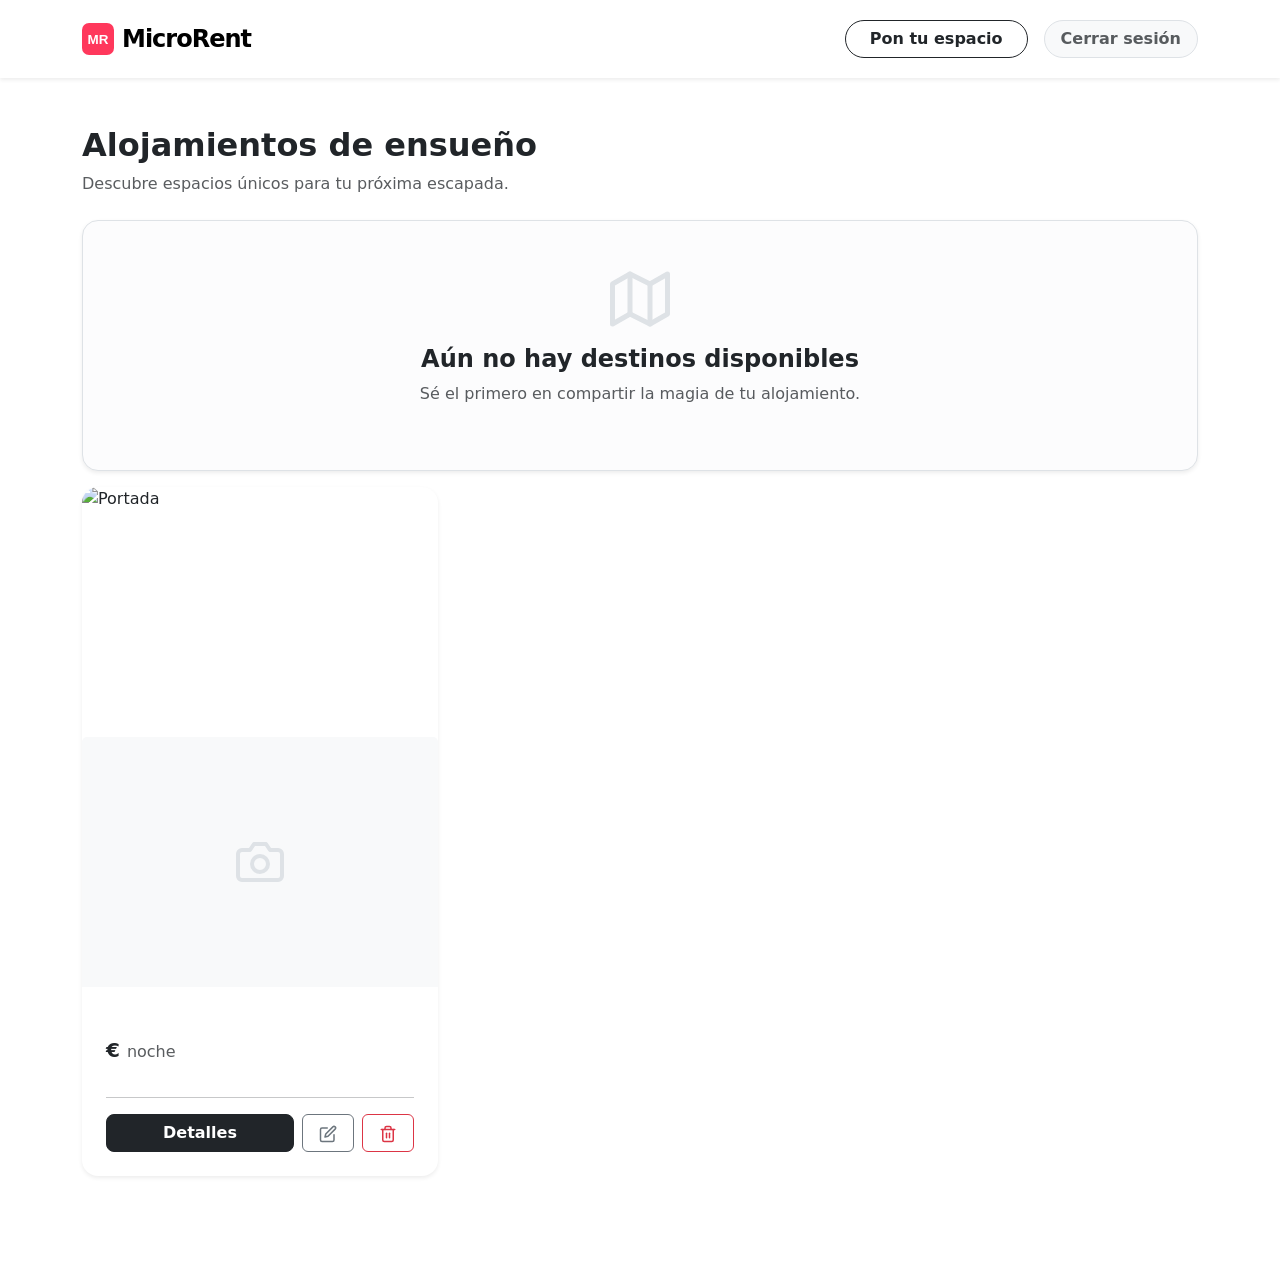
<file: src/main/resources/templates/index.html>
<!DOCTYPE html>
<html xmlns:th="http://www.thymeleaf.org">
<head>
    <meta charset="UTF-8">
    <title>MicroRent - Alojamientos únicos</title>
    <link href="https://cdn.jsdelivr.net/npm/bootstrap@5.3.0/dist/css/bootstrap.min.css" rel="stylesheet">
    <link rel="stylesheet" th:href="@{/css/style.css}">
</head>
<body>

<nav class="navbar navbar-expand-lg navbar-light bg-white shadow-sm sticky-top mb-5 py-3">
    <div class="container">
        <a class="navbar-brand fw-bold fs-4 text-brand d-flex align-items-center gap-2" th:href="@{/}">
            <svg width="32" height="32" viewBox="0 0 100 100" xmlns="http://www.w3.org/2000/svg">
                <rect width="100" height="100" rx="22" fill="#ff385c" />
                <text x="50%" y="54%" dominant-baseline="middle" text-anchor="middle" fill="white" font-family="'Inter', sans-serif" font-weight="800" font-size="42">MR</text>
            </svg>
            <span style="letter-spacing: -1px;">MicroRent</span>
        </a>
        <div class="d-flex align-items-center gap-3">
            <a th:href="@{/nuevo}" class="btn btn-outline-dark fw-bold rounded-pill px-4 d-none d-sm-block">Pon tu espacio</a>
            <form th:action="@{/logout}" method="post" class="m-0">
                <button type="submit" class="btn btn-light border text-muted rounded-pill px-3 fw-bold small">Cerrar sesión</button>
            </form>
        </div>
    </div>
</nav>

<div class="container pb-5">
    <div class="mb-4">
        <h2 class="fw-bold">Alojamientos de ensueño</h2>
        <p class="text-muted">Descubre espacios únicos para tu próxima escapada.</p>
    </div>

    <!-- Alerta sin alojamientos -->
    <div th:if="${alojamientos.isEmpty()}" class="alert alert-light text-center p-5 shadow-sm rounded-4 border">
        <svg width="60" height="60" viewBox="0 0 24 24" fill="none" stroke="#dee2e6" stroke-width="2" stroke-linecap="round" stroke-linejoin="round" class="mb-3">
            <polygon points="1 6 1 22 8 18 16 22 23 18 23 2 16 6 8 2 1 6"></polygon>
            <line x1="8" y1="2" x2="8" y2="18"></line>
            <line x1="16" y1="6" x2="16" y2="22"></line>
        </svg>
        <h4 class="fw-bold text-dark">Aún no hay destinos disponibles</h4>
        <p class="text-muted">Sé el primero en compartir la magia de tu alojamiento.</p>
    </div>

    <div class="row">
        <div class="col-md-4 mb-5" th:each="acc : ${alojamientos}">
            <div class="card h-100 shadow-sm card-alojamiento border-0" style="border-radius: 16px; overflow: hidden;">
                <img th:if="${acc.imagenPortada != null and !acc.imagenPortada.isEmpty()}"
                     th:src="${acc.imagenPortada}"
                     class="card-img-top" alt="Portada" style="height: 250px; object-fit: cover;">

                <div th:unless="${acc.imagenPortada != null and !acc.imagenPortada.isEmpty()}"
                     class="card-img-top bg-light d-flex justify-content-center align-items-center" style="height: 250px;">
                    <svg width="48" height="48" viewBox="0 0 24 24" fill="none" stroke="#dee2e6" stroke-width="2" stroke-linecap="round" stroke-linejoin="round"><path d="M23 19a2 2 0 0 1-2 2H3a2 2 0 0 1-2-2V8a2 2 0 0 1 2-2h4l2-3h6l2 3h4a2 2 0 0 1 2 2z"></path><circle cx="12" cy="13" r="4"></circle></svg>
                </div>

                <div class="card-body d-flex flex-column p-4">
                    <h5 class="card-title fw-bold text-truncate" th:text="${acc.titulo}"></h5>
                    <p class="card-text text-muted mb-3 small" th:text="${acc.ubicacion}"></p>
                    <p class="card-text fs-5 mt-auto fw-bold"><span th:text="${acc.precioPorNoche}"></span>€ <small class="text-muted fw-normal fs-6">noche</small></p>
                    <hr class="opacity-25">
                    <div class="d-flex gap-2">
                        <a th:href="@{/{id}(id=${acc.id})}" class="btn btn-dark w-100 fw-bold rounded-3">Detalles</a>
                        <a th:href="@{/editar/{id}(id=${acc.id})}" class="btn btn-outline-secondary px-3" title="Editar">
                            <svg width="18" height="18" viewBox="0 0 24 24" fill="none" stroke="currentColor" stroke-width="2" stroke-linecap="round" stroke-linejoin="round"><path d="M11 4H4a2 2 0 0 0-2 2v14a2 2 0 0 0 2 2h14a2 2 0 0 0 2-2v-7"></path><path d="M18.5 2.5a2.121 2.121 0 0 1 3 3L12 15l-4 1 1-4 9.5-9.5z"></path></svg>
                        </a>
                        <form th:action="@{/borrar/{id}(id=${acc.id})}" method="post" class="m-0">
                            <button type="submit" class="btn btn-outline-danger px-3" title="Borrar" onclick="return confirm('¿Seguro que quieres borrarlo?');">
                                <svg width="18" height="18" viewBox="0 0 24 24" fill="none" stroke="currentColor" stroke-width="2" stroke-linecap="round" stroke-linejoin="round"><polyline points="3 6 5 6 21 6"></polyline><path d="M19 6v14a2 2 0 0 1-2 2H7a2 2 0 0 1-2-2V6m3 0V4a2 2 0 0 1 2-2h4a2 2 0 0 1 2 2v2"></path><line x1="10" y1="11" x2="10" y2="17"></line><line x1="14" y1="11" x2="14" y2="17"></line></svg>
                            </button>
                        </form>
                    </div>
                </div>
            </div>
        </div>
    </div>
</div>

<script src="https://cdn.jsdelivr.net/npm/bootstrap@5.3.0/dist/js/bootstrap.bundle.min.js"></script>
</body>
</html>
</file>
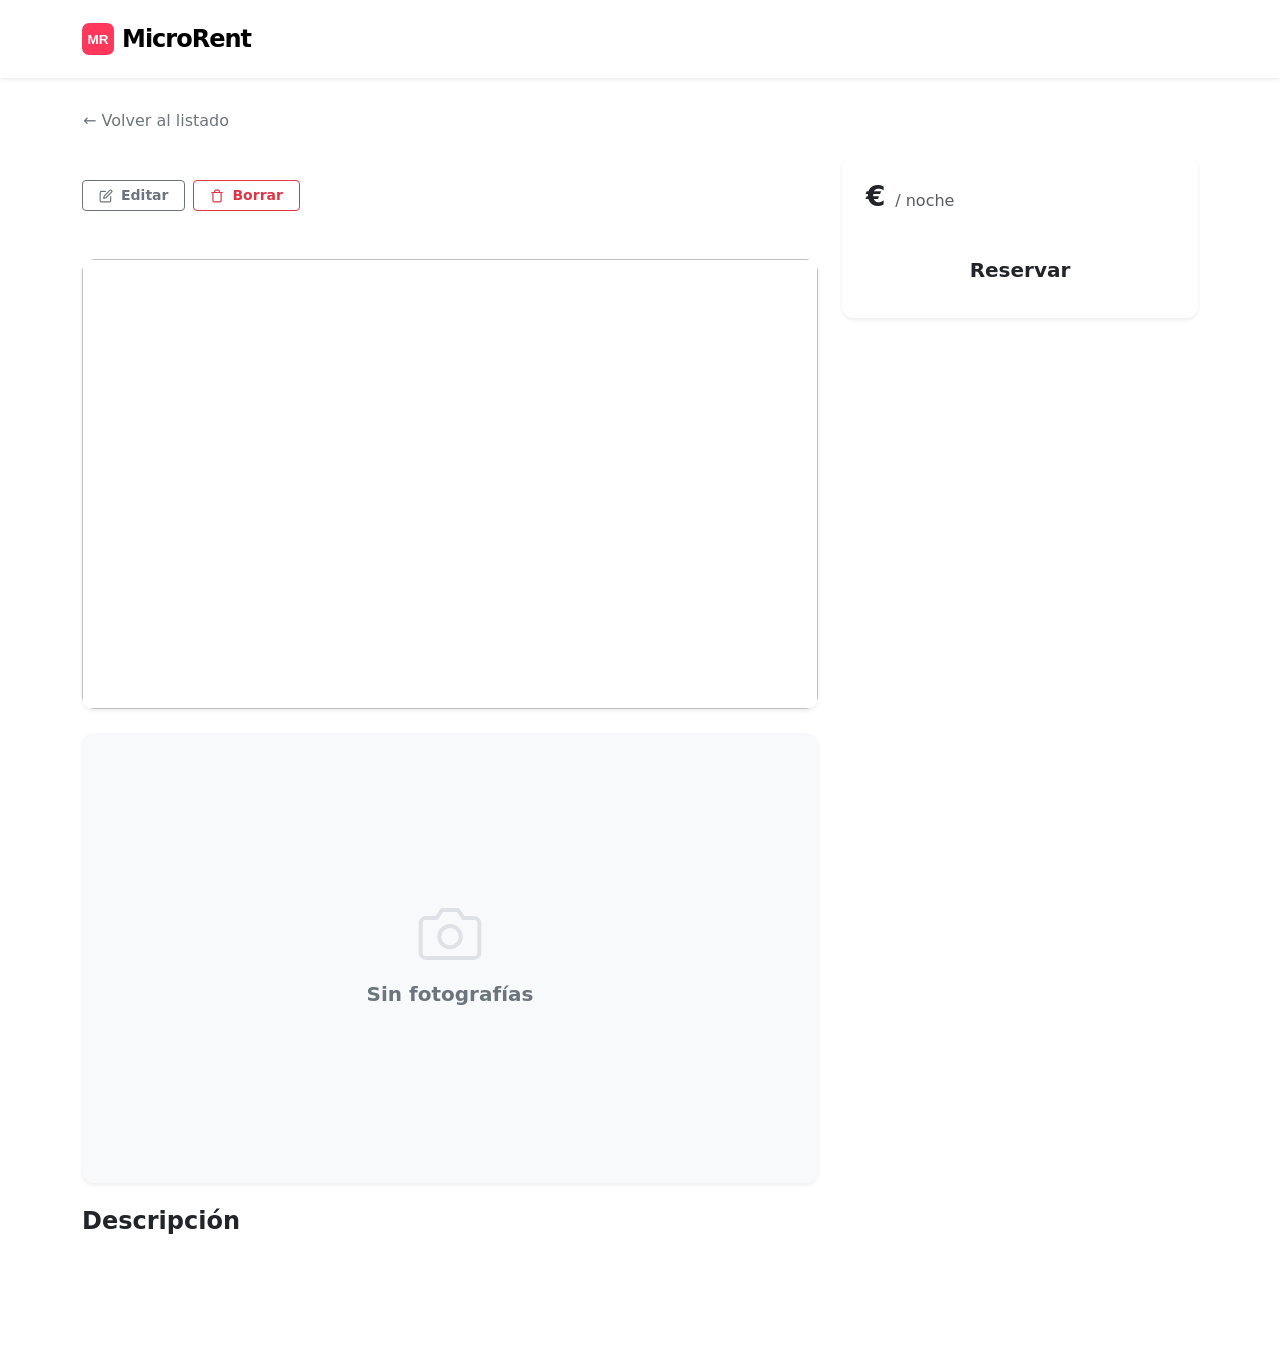
<file: src/main/resources/templates/detalles.html>
<!DOCTYPE html>
<html xmlns:th="http://www.thymeleaf.org">
<head>
    <meta charset="UTF-8">
    <title>Detalles - MicroRent</title>
    <link href="https://cdn.jsdelivr.net/npm/bootstrap@5.3.0/dist/css/bootstrap.min.css" rel="stylesheet">
    <link rel="stylesheet" th:href="@{/css/style.css}">
    <style>.carousel-item img, .imagen-estatica { height: 450px; object-fit: cover; border-radius: 12px; }</style>
</head>
<body>

<nav class="navbar navbar-expand-lg navbar-light bg-white shadow-sm sticky-top mb-4 py-3">
    <div class="container">
        <a class="navbar-brand fw-bold fs-4 text-brand d-flex align-items-center gap-2" th:href="@{/}">
            <svg width="32" height="32" viewBox="0 0 100 100" xmlns="http://www.w3.org/2000/svg">
                <rect width="100" height="100" rx="22" fill="#ff385c" />
                <text x="50%" y="54%" dominant-baseline="middle" text-anchor="middle" fill="white" font-family="'Inter', sans-serif" font-weight="800" font-size="42">MR</text>
            </svg>
            <span style="letter-spacing: -1px;">MicroRent</span>
        </a>
    </div>
</nav>

<div class="container mb-5 pb-5">
    <a th:href="@{/}" class="btn btn-link text-decoration-none text-secondary mb-3 px-0 fw-medium">← Volver al listado</a>

    <div class="row">
        <div class="col-lg-8">
            <h1 class="fw-bold mb-1" th:text="${alojamiento.titulo}"></h1>
            <p class="text-muted fs-5 mb-4" th:text="${alojamiento.ubicacion} + ' • Alojamiento entero'"></p>

            <div class="d-flex gap-2 mb-4">
                <a th:href="@{/editar/{id}(id=${alojamiento.id})}" class="btn btn-outline-secondary btn-sm fw-bold px-3 d-flex align-items-center gap-2">
                    <svg width="14" height="14" viewBox="0 0 24 24" fill="none" stroke="currentColor" stroke-width="2" stroke-linecap="round" stroke-linejoin="round"><path d="M11 4H4a2 2 0 0 0-2 2v14a2 2 0 0 0 2 2h14a2 2 0 0 0 2-2v-7"></path><path d="M18.5 2.5a2.121 2.121 0 0 1 3 3L12 15l-4 1 1-4 9.5-9.5z"></path></svg>
                    Editar
                </a>
                <form th:action="@{/borrar/{id}(id=${alojamiento.id})}" method="post" class="m-0">
                    <button type="submit" class="btn btn-outline-danger btn-sm fw-bold px-3 d-flex align-items-center gap-2" onclick="return confirm('¿Seguro?');">
                        <svg width="14" height="14" viewBox="0 0 24 24" fill="none" stroke="currentColor" stroke-width="2" stroke-linecap="round" stroke-linejoin="round"><polyline points="3 6 5 6 21 6"></polyline><path d="M19 6v14a2 2 0 0 1-2 2H7a2 2 0 0 1-2-2V6m3 0V4a2 2 0 0 1 2-2h4a2 2 0 0 1 2 2v2"></path></svg>
                        Borrar
                    </button>
                </form>
            </div>

            <!-- Galería con carrusel -->
            <div th:if="${alojamiento.imagenes != null and !alojamiento.imagenes.isEmpty()}" id="carouselMR" class="carousel slide shadow-sm mb-4" data-bs-ride="carousel">
                <div class="carousel-inner" style="border-radius: 12px;">
                    <div th:each="foto, iterStat : ${alojamiento.imagenes}" th:class="${iterStat.first} ? 'carousel-item active' : 'carousel-item'">
                        <img th:src="${foto}" class="d-block w-100">
                    </div>
                </div>
                <button class="carousel-control-prev" type="button" data-bs-target="#carouselMR" data-bs-slide="prev"><span class="carousel-control-prev-icon"></span></button>
                <button class="carousel-control-next" type="button" data-bs-target="#carouselMR" data-bs-slide="next"><span class="carousel-control-next-icon"></span></button>
            </div>

            <div th:if="${(alojamiento.imagenes == null or alojamiento.imagenes.isEmpty()) and (alojamiento.imagenPortada != null and !alojamiento.imagenPortada.isEmpty())}" class="mb-4 shadow-sm" style="border-radius: 12px; overflow: hidden;">
                <img th:src="${alojamiento.imagenPortada}" class="d-block w-100 imagen-estatica">
            </div>

            <div th:if="${(alojamiento.imagenes == null or alojamiento.imagenes.isEmpty()) and (alojamiento.imagenPortada == null or alojamiento.imagenPortada.isEmpty())}" class="bg-light text-center text-secondary shadow-sm mb-4 d-flex flex-column justify-content-center align-items-center" style="height: 450px; border-radius: 12px;">
                <svg width="64" height="64" viewBox="0 0 24 24" fill="none" stroke="#dee2e6" stroke-width="1.5" stroke-linecap="round" stroke-linejoin="round" class="mb-3"><path d="M23 19a2 2 0 0 1-2 2H3a2 2 0 0 1-2-2V8a2 2 0 0 1 2-2h4l2-3h6l2 3h4a2 2 0 0 1 2 2z"></path><circle cx="12" cy="13" r="4"></circle></svg>
                <h5 class="fw-bold">Sin fotografías</h5>
            </div>

            <h4 class="fw-bold mt-4 mb-3">Descripción</h4>
            <p class="fs-6" style="white-space: pre-wrap; line-height: 1.6;" th:text="${alojamiento.descripcion}"></p>
        </div>

        <div class="col-lg-4 mt-4 mt-lg-0">
            <div class="card shadow-sm border-0 p-4 sticky-top" style="top: 100px; border-radius: 12px;">
                <h3 class="fw-bold mb-3"><span th:text="${alojamiento.precioPorNoche}"></span>€ <small class="text-muted fw-normal fs-6">/ noche</small></h3>
                <button class="btn btn-brand btn-lg w-100 mt-3 fw-bold">Reservar</button>
            </div>
        </div>
    </div>
</div>

<script src="https://cdn.jsdelivr.net/npm/bootstrap@5.3.0/dist/js/bootstrap.bundle.min.js"></script>
</body>
</html>
</file>
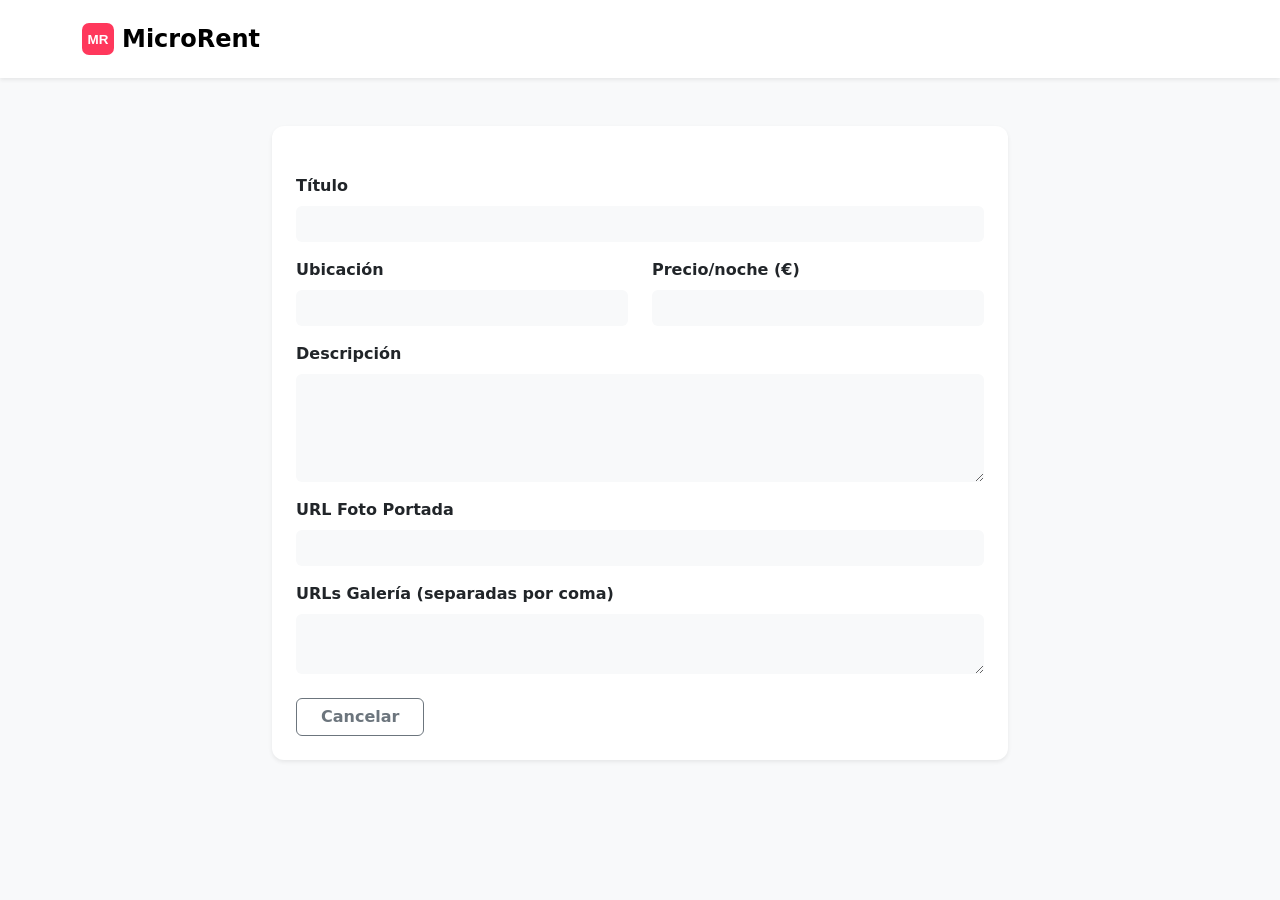
<file: src/main/resources/templates/formulario.html>
<!DOCTYPE html>
<html xmlns:th="http://www.thymeleaf.org">
<head>
    <meta charset="UTF-8">
    <title>Formulario - MicroRent</title>
    <link href="https://cdn.jsdelivr.net/npm/bootstrap@5.3.0/dist/css/bootstrap.min.css" rel="stylesheet">
    <link rel="stylesheet" th:href="@{/css/style.css}">
</head>
<body class="bg-light">

<nav class="navbar navbar-expand-lg navbar-light bg-white shadow-sm sticky-top mb-5 py-3">
    <div class="container">
        <a class="navbar-brand fw-bold fs-4 text-brand d-flex align-items-center gap-2" th:href="@{/}">
            <svg width="32" height="32" viewBox="0 0 100 100" xmlns="http://www.w3.org/2000/svg">
                <rect width="100" height="100" rx="22" fill="#ff385c" />
                <text x="50%" y="54%" dominant-baseline="middle" text-anchor="middle" fill="white" font-family="'Inter', sans-serif" font-weight="800" font-size="42">MR</text>
            </svg>
            <span>MicroRent</span>
        </a>
    </div>
</nav>

<div class="container pb-5">
    <div class="row justify-content-center">
        <div class="col-md-8">
            <div class="card shadow-sm border-0 p-4" style="border-radius: 12px;">
                <h3 class="mb-4 fw-bold text-dark" th:text="${alojamiento.id == null ? 'Publicar nuevo espacio' : 'Editar espacio'}"></h3>
                <form th:action="@{/}" th:object="${alojamiento}" method="post">
                    <input type="hidden" th:field="*{id}">
                    <div class="mb-3"><label class="form-label fw-bold">Título</label><input type="text" th:field="*{titulo}" class="form-control bg-light border-0" required></div>
                    <div class="row mb-3">
                        <div class="col-md-6"><label class="form-label fw-bold">Ubicación</label><input type="text" th:field="*{ubicacion}" class="form-control bg-light border-0" required></div>
                        <div class="col-md-6"><label class="form-label fw-bold">Precio/noche (€)</label><input type="number" step="0.01" th:field="*{precioPorNoche}" class="form-control bg-light border-0" required></div>
                    </div>
                    <div class="mb-3"><label class="form-label fw-bold">Descripción</label><textarea th:field="*{descripcion}" class="form-control bg-light border-0" rows="4" required></textarea></div>
                    <div class="mb-3"><label class="form-label fw-bold">URL Foto Portada</label><input type="text" th:field="*{imagenPortada}" class="form-control bg-light border-0"></div>
                    <div class="mb-4"><label class="form-label fw-bold">URLs Galería (separadas por coma)</label><textarea th:field="*{imagenes}" class="form-control bg-light border-0" rows="2"></textarea></div>
                    <div class="d-flex justify-content-between mt-4">
                        <a th:href="@{/}" class="btn btn-outline-secondary px-4 fw-bold">Cancelar</a>
                        <button type="submit" class="btn btn-brand px-5 fw-bold" th:text="${alojamiento.id == null ? 'Publicar' : 'Actualizar'}"></button>
                    </div>
                </form>
            </div>
        </div>
    </div>
</div>
</body>
</html>
</file>
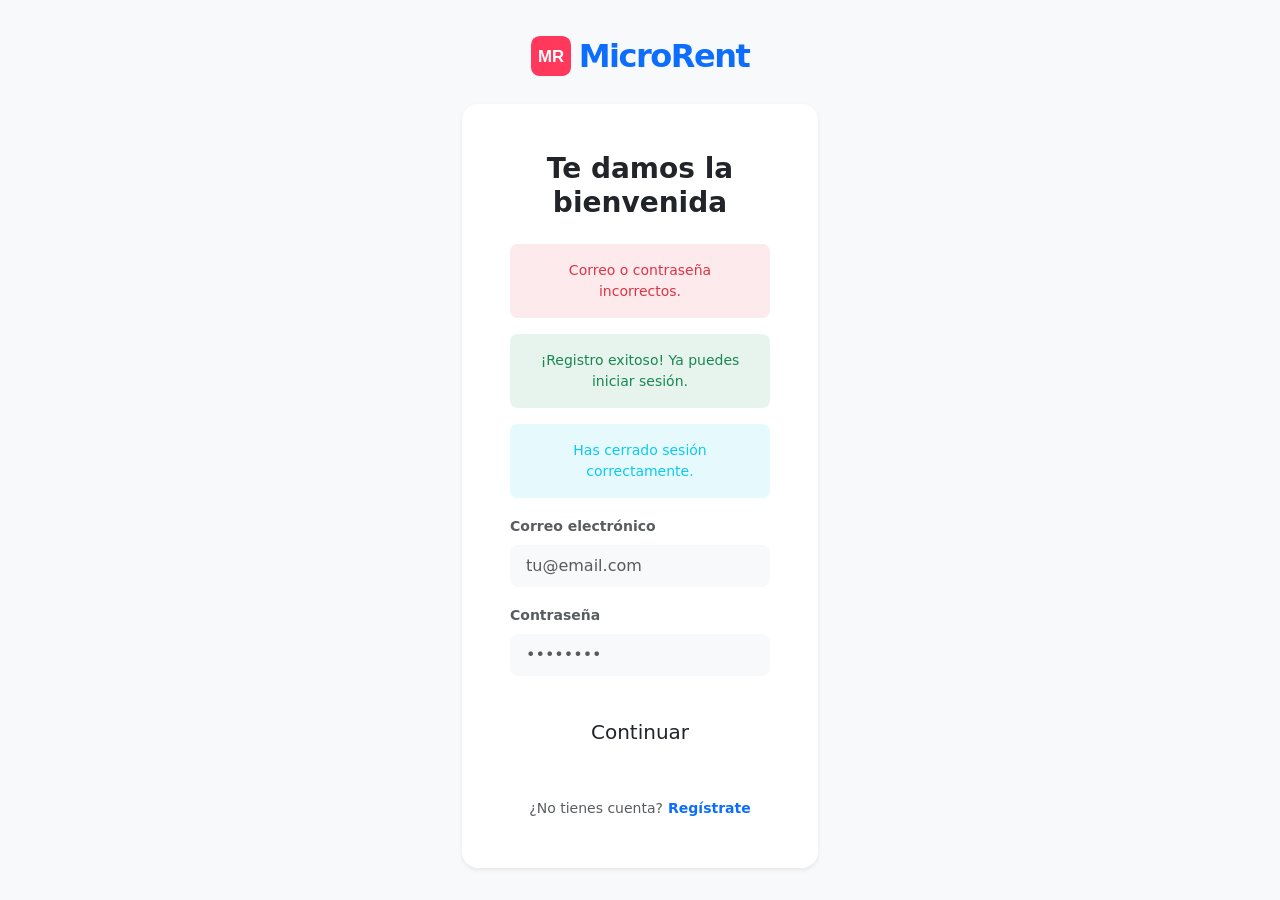
<file: src/main/resources/templates/login.html>
<!DOCTYPE html>
<html xmlns:th="http://www.thymeleaf.org">
<head>
    <meta charset="UTF-8">
    <title>Iniciar Sesión - MicroRent</title>
    <link href="https://cdn.jsdelivr.net/npm/bootstrap@5.3.0/dist/css/bootstrap.min.css" rel="stylesheet">
    <link rel="stylesheet" th:href="@{/css/style.css}">
    <style>body { background-color: #f8f9fa; } .login-card { border-radius: 16px; border: none; }</style>
</head>
<body class="d-flex align-items-center justify-content-center vh-100">

<div class="container">
    <div class="row justify-content-center">
        <div class="col-md-5 col-lg-4">

            <div class="text-center mb-4">
                <a class="text-decoration-none fw-bold fs-2 text-brand d-flex align-items-center justify-content-center gap-2" th:href="@{/login}">
                    <svg width="40" height="40" viewBox="0 0 100 100" xmlns="http://www.w3.org/2000/svg">
                        <rect width="100" height="100" rx="22" fill="#ff385c" />
                        <text x="50%" y="54%" dominant-baseline="middle" text-anchor="middle" fill="white" font-family="'Inter', sans-serif" font-weight="800" font-size="42">MR</text>
                    </svg>
                    <span style="letter-spacing: -1.5px;">MicroRent</span>
                </a>
            </div>

            <div class="card shadow-sm login-card p-4 p-md-5">
                <h3 class="fw-bold mb-4 text-center">Te damos la bienvenida</h3>

                <div th:if="${param.error}" class="alert alert-danger text-center small rounded-3 border-0 bg-danger bg-opacity-10 text-danger fw-medium">
                    Correo o contraseña incorrectos.
                </div>
                <div th:if="${param.exito}" class="alert alert-success text-center small rounded-3 border-0 bg-success bg-opacity-10 text-success fw-medium">
                    ¡Registro exitoso! Ya puedes iniciar sesión.
                </div>
                <div th:if="${param.logout}" class="alert alert-info text-center small rounded-3 border-0 bg-info bg-opacity-10 text-info fw-medium">
                    Has cerrado sesión correctamente.
                </div>

                <form th:action="@{/login}" method="post">
                    <div class="mb-3">
                        <label class="form-label fw-bold small text-muted">Correo electrónico</label>
                        <input type="email" name="username" class="form-control form-control-lg bg-light border-0 fs-6" required placeholder="tu@email.com">
                    </div>
                    <div class="mb-4">
                        <label class="form-label fw-bold small text-muted">Contraseña</label>
                        <input type="password" name="password" class="form-control form-control-lg bg-light border-0 fs-6" required placeholder="••••••••">
                    </div>
                    <button type="submit" class="btn btn-brand btn-lg w-100 py-3 mb-3 rounded-pill">Continuar</button>
                </form>

                <div class="text-center mt-3">
                    <span class="text-muted small">¿No tienes cuenta?</span>
                    <a th:href="@{/registro}" class="text-brand fw-bold text-decoration-none small">Regístrate</a>
                </div>
            </div>

        </div>
    </div>
</div>
</body>
</html>
</file>
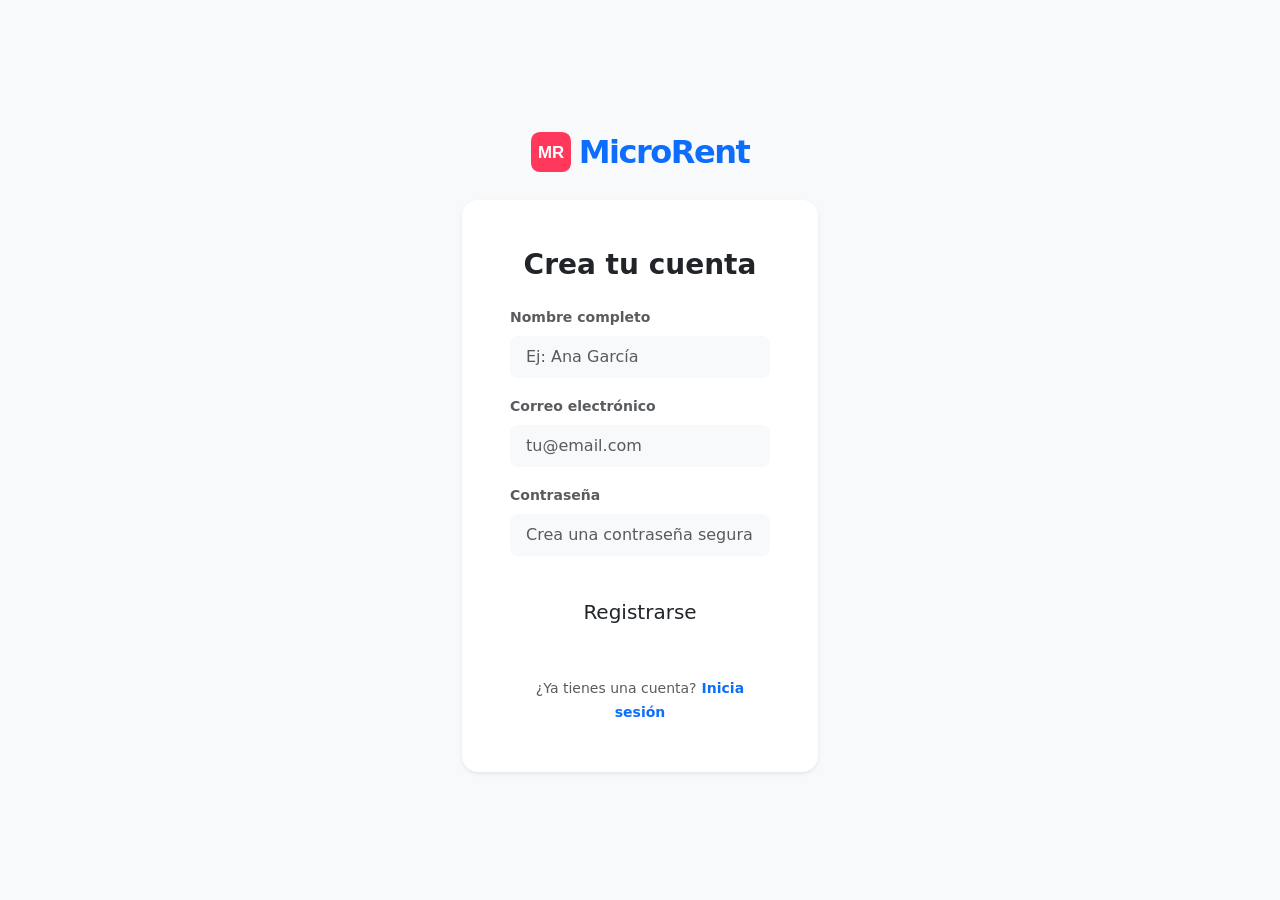
<file: src/main/resources/templates/registro.html>
<!DOCTYPE html>
<html xmlns:th="http://www.thymeleaf.org">
<head>
    <meta charset="UTF-8">
    <title>Regístrate - MicroRent</title>
    <link href="https://cdn.jsdelivr.net/npm/bootstrap@5.3.0/dist/css/bootstrap.min.css" rel="stylesheet">
    <link rel="stylesheet" th:href="@{/css/style.css}">
    <style>body { background-color: #f8f9fa; } .login-card { border-radius: 16px; border: none; }</style>
</head>
<body class="d-flex align-items-center justify-content-center vh-100">

<div class="container">
    <div class="row justify-content-center">
        <div class="col-md-5 col-lg-4">

            <div class="text-center mb-4">
                <a class="text-decoration-none fw-bold fs-2 text-brand d-flex align-items-center justify-content-center gap-2" th:href="@{/login}">
                    <svg width="40" height="40" viewBox="0 0 100 100" xmlns="http://www.w3.org/2000/svg">
                        <rect width="100" height="100" rx="22" fill="#ff385c" />
                        <text x="50%" y="54%" dominant-baseline="middle" text-anchor="middle" fill="white" font-family="'Inter', sans-serif" font-weight="800" font-size="42">MR</text>
                    </svg>
                    <span style="letter-spacing: -1.5px;">MicroRent</span>
                </a>
            </div>

            <div class="card shadow-sm login-card p-4 p-md-5">
                <h3 class="fw-bold mb-4 text-center">Crea tu cuenta</h3>

                <form th:action="@{/registro}" th:object="${usuario}" method="post">
                    <div class="mb-3">
                        <label class="form-label fw-bold small text-muted">Nombre completo</label>
                        <input type="text" th:field="*{nombre}" class="form-control form-control-lg bg-light border-0 fs-6" required placeholder="Ej: Ana García">
                    </div>
                    <div class="mb-3">
                        <label class="form-label fw-bold small text-muted">Correo electrónico</label>
                        <input type="email" th:field="*{email}" class="form-control form-control-lg bg-light border-0 fs-6" required placeholder="tu@email.com">
                    </div>
                    <div class="mb-4">
                        <label class="form-label fw-bold small text-muted">Contraseña</label>
                        <input type="password" th:field="*{password}" class="form-control form-control-lg bg-light border-0 fs-6" required placeholder="Crea una contraseña segura">
                    </div>
                    <button type="submit" class="btn btn-brand btn-lg w-100 py-3 mb-3 rounded-pill">Registrarse</button>
                </form>

                <div class="text-center mt-3">
                    <span class="text-muted small">¿Ya tienes una cuenta?</span>
                    <a th:href="@{/login}" class="text-brand fw-bold text-decoration-none small">Inicia sesión</a>
                </div>
            </div>

        </div>
    </div>
</div>
</body>
</html>
</file>
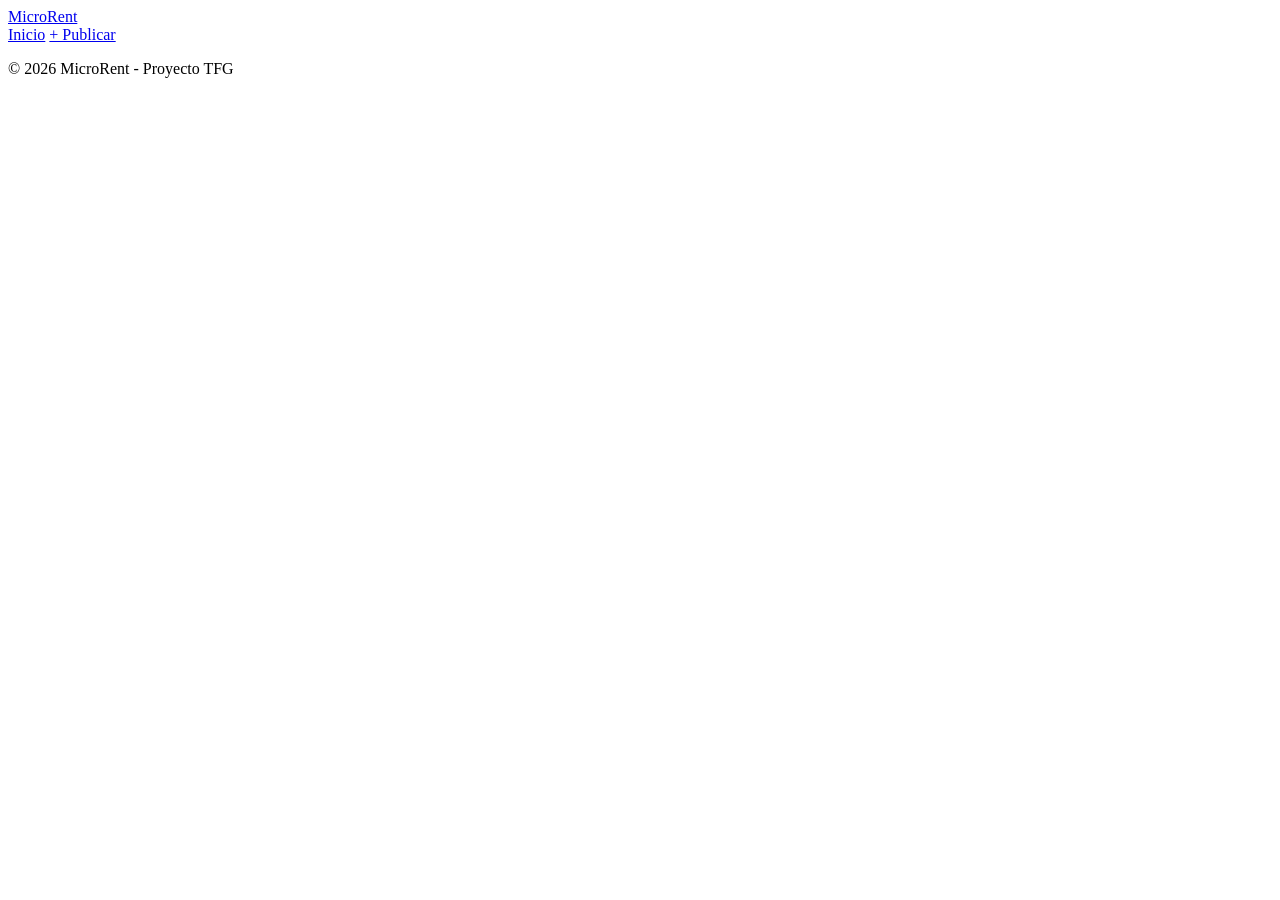
<file: src/main/resources/templates/fragments/layout.html>
<!DOCTYPE html>
<html xmlns:th="http://www.thymeleaf.org">
<nav th:fragment="navbar" class="navbar navbar-expand-lg navbar-dark bg-dark fixed-top">
    <div class="container">
        <a class="navbar-brand" href="/">MicroRent</a>
        <div class="navbar-nav">
            <a class="nav-link" href="/">Inicio</a>
            <a class="nav-link btn btn-primary text-white ms-lg-3" href="/nuevo"> + Publicar</a>
        </div>
    </div>
</nav>
<footer th:fragment="footer" class="py-4 bg-dark text-white text-center mt-5">
    <p>&copy; 2026 MicroRent - Proyecto TFG</p>
</footer>
</html>
</file>
